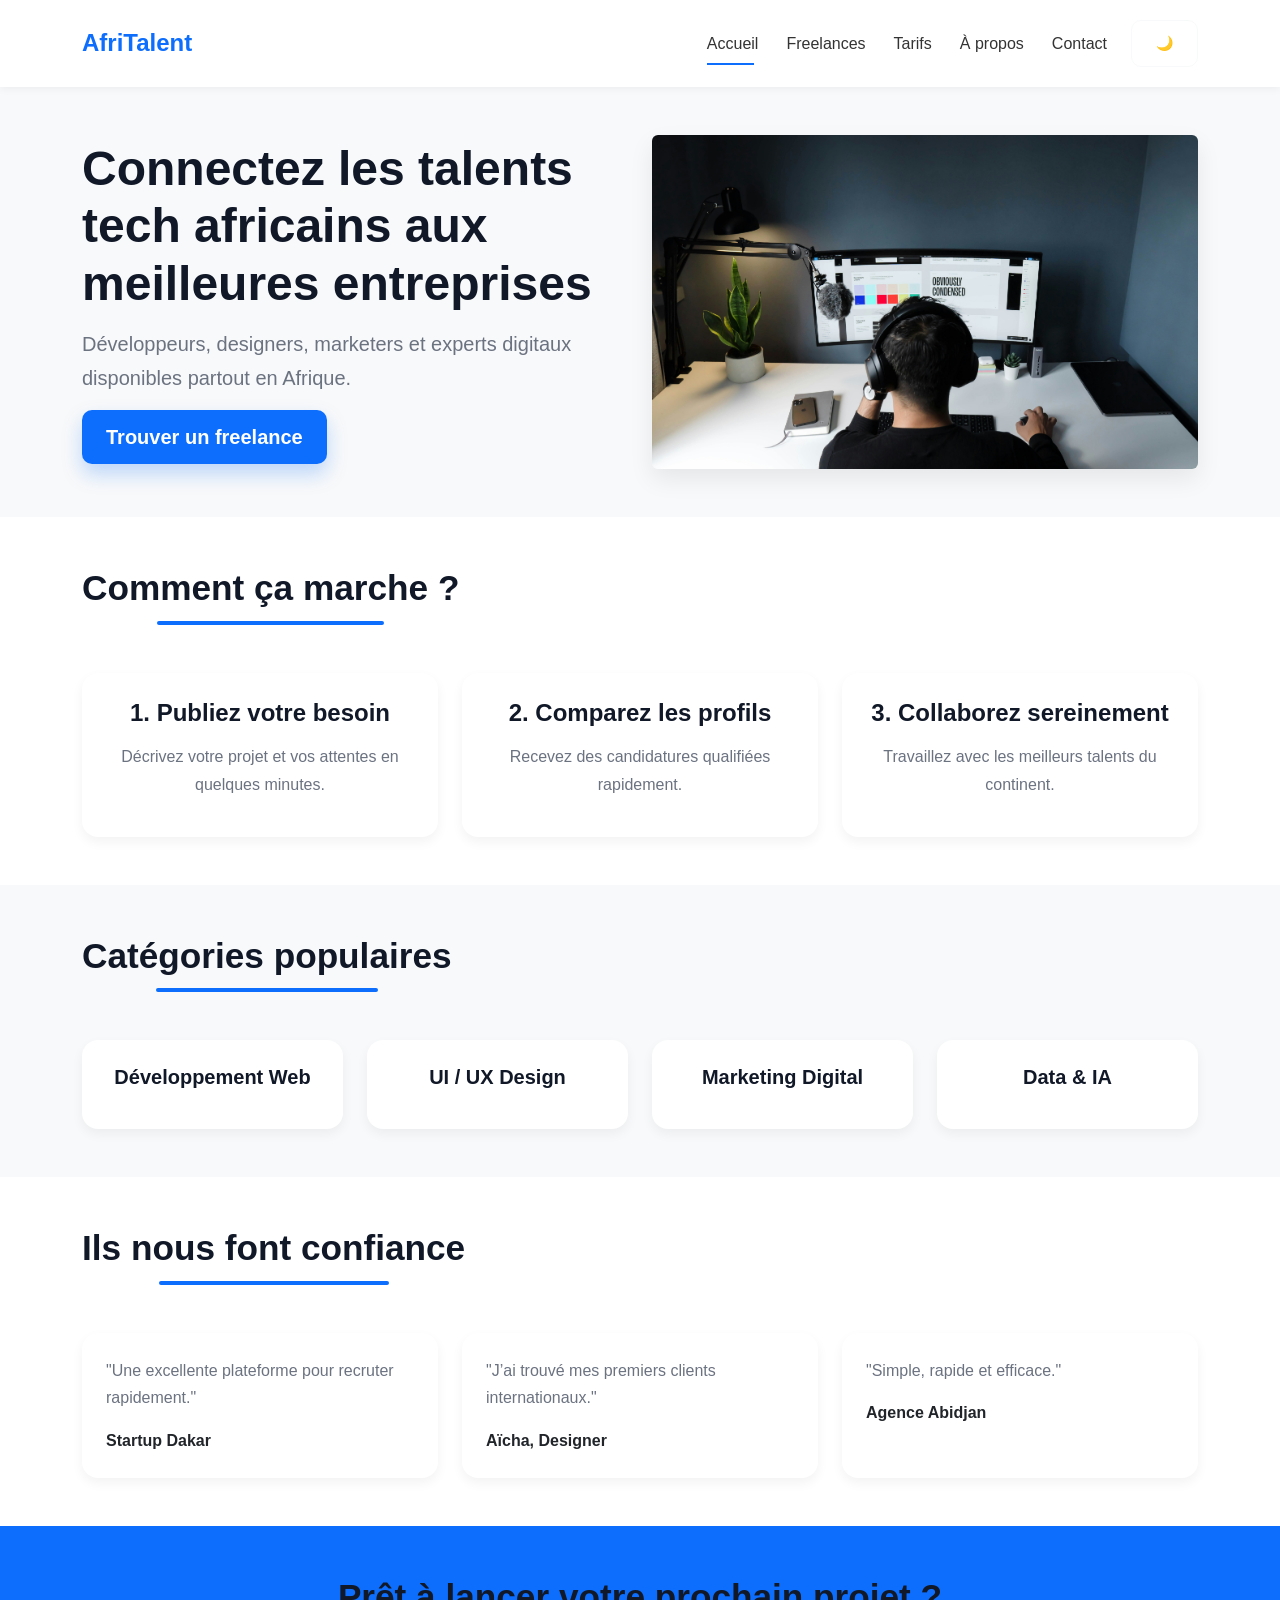
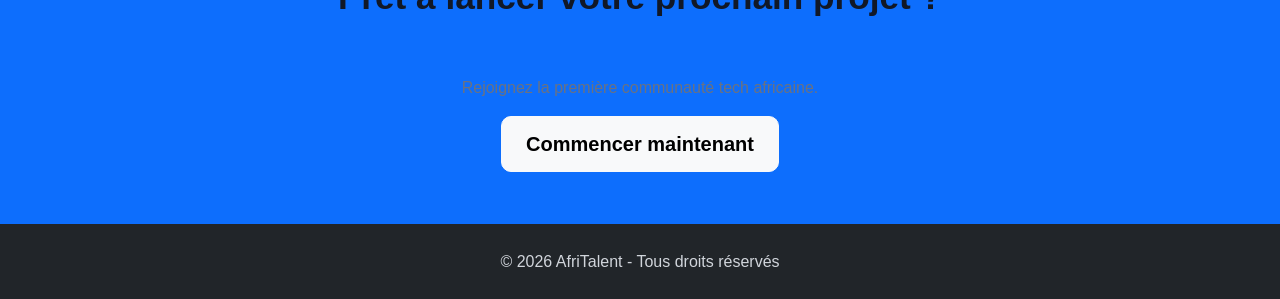
<file: index.html>
<!DOCTYPE html>
<html lang="fr">
<head>
  <meta charset="UTF-8">
  <meta name="viewport" content="width=device-width, initial-scale=1.0">
  <title>AfriTalent - Accueil</title>

  <!-- Bootstrap -->
  <link rel="stylesheet" href="https://cdn.jsdelivr.net/npm/bootstrap@5.3.2/dist/css/bootstrap.min.css">

  <!-- CSS -->
  <link rel="stylesheet" href="css/style.css">
</head>
<body>

<!-- Navbar -->
<nav class="navbar navbar-expand-lg navbar-dark bg-dark">
  <div class="container">
    <a class="navbar-brand fw-bold" href="index.html">AfriTalent</a>

    <button class="navbar-toggler" type="button" data-bs-toggle="collapse" data-bs-target="#menu">
      <span class="navbar-toggler-icon"></span>
    </button>

    <div class="collapse navbar-collapse" id="menu">
      <ul class="navbar-nav ms-auto">
        <li class="nav-item"><a class="nav-link active" href="index.html">Accueil</a></li>
        <li class="nav-item"><a class="nav-link" href="freelances.html">Freelances</a></li>
        <li class="nav-item"><a class="nav-link" href="tarifs.html">Tarifs</a></li>
        <li class="nav-item"><a class="nav-link" href="about.html">À propos</a></li>
        <li class="nav-item"><a class="nav-link" href="contact.html">Contact</a></li>
      </ul>
    </div>
  </div>
</nav>

<!-- Hero -->
<header class="py-5 bg-light">
  <div class="container">
    <div class="row align-items-center">
      <div class="col-md-6">
        <h1 class="display-5 fw-bold">Connectez les talents tech africains aux meilleures entreprises</h1>
        <p class="lead">
          Développeurs, designers, marketers et experts digitaux disponibles partout en Afrique.
        </p>
        <a href="freelances.html" class="btn btn-primary btn-lg">Trouver un freelance</a>
      </div>
      <div class="col-md-6 text-center">
        <img src="images/image1.jpg" class="img-fluid rounded" alt="Hero image">
      </div>
    </div>
  </div>
</header>

<!-- Comment ça marche -->
<section class="py-5">
  <div class="container">
    <h2 class="text-center mb-5">Comment ça marche ?</h2>

    <div class="row g-4 text-center">
      <div class="col-md-4">
        <div class="card p-4 h-100">
          <h4>1. Publiez votre besoin</h4>
          <p>Décrivez votre projet et vos attentes en quelques minutes.</p>
        </div>
      </div>

      <div class="col-md-4">
        <div class="card p-4 h-100">
          <h4>2. Comparez les profils</h4>
          <p>Recevez des candidatures qualifiées rapidement.</p>
        </div>
      </div>

      <div class="col-md-4">
        <div class="card p-4 h-100">
          <h4>3. Collaborez sereinement</h4>
          <p>Travaillez avec les meilleurs talents du continent.</p>
        </div>
      </div>
    </div>
  </div>
</section>

<!-- Catégories -->
<section class="py-5 bg-light">
  <div class="container">
    <h2 class="text-center mb-5">Catégories populaires</h2>

    <div class="row g-4">
      <div class="col-md-3">
        <div class="card text-center p-4">
          <h5>Développement Web</h5>
        </div>
      </div>

      <div class="col-md-3">
        <div class="card text-center p-4">
          <h5>UI / UX Design</h5>
        </div>
      </div>

      <div class="col-md-3">
        <div class="card text-center p-4">
          <h5>Marketing Digital</h5>
        </div>
      </div>

      <div class="col-md-3">
        <div class="card text-center p-4">
          <h5>Data & IA</h5>
        </div>
      </div>
    </div>
  </div>
</section>

<!-- Témoignages -->
<section class="py-5">
  <div class="container">
    <h2 class="text-center mb-5">Ils nous font confiance</h2>

    <div class="row g-4">
      <div class="col-md-4">
        <div class="card p-4 h-100">
          <p>"Une excellente plateforme pour recruter rapidement."</p>
          <strong>Startup Dakar</strong>
        </div>
      </div>

      <div class="col-md-4">
        <div class="card p-4 h-100">
          <p>"J’ai trouvé mes premiers clients internationaux."</p>
          <strong>Aïcha, Designer</strong>
        </div>
      </div>

      <div class="col-md-4">
        <div class="card p-4 h-100">
          <p>"Simple, rapide et efficace."</p>
          <strong>Agence Abidjan</strong>
        </div>
      </div>
    </div>
  </div>
</section>

<!-- CTA -->
<section class="py-5 bg-primary text-white text-center">
  <div class="container">
    <h2>Prêt à lancer votre prochain projet ?</h2>
    <p>Rejoignez la première communauté tech africaine.</p>
    <a href="contact.html" class="btn btn-light btn-lg">Commencer maintenant</a>
  </div>
</section>

<!-- Footer -->
<footer class="bg-dark text-white text-center py-4">
  <div class="container">
    <p class="mb-0">© 2026 AfriTalent - Tous droits réservés</p>
  </div>
</footer>

<script src="https://cdn.jsdelivr.net/npm/bootstrap@5.3.2/dist/js/bootstrap.bundle.min.js"></script>
<script src="js/main.js"></script>

</body>
</html>
</file>
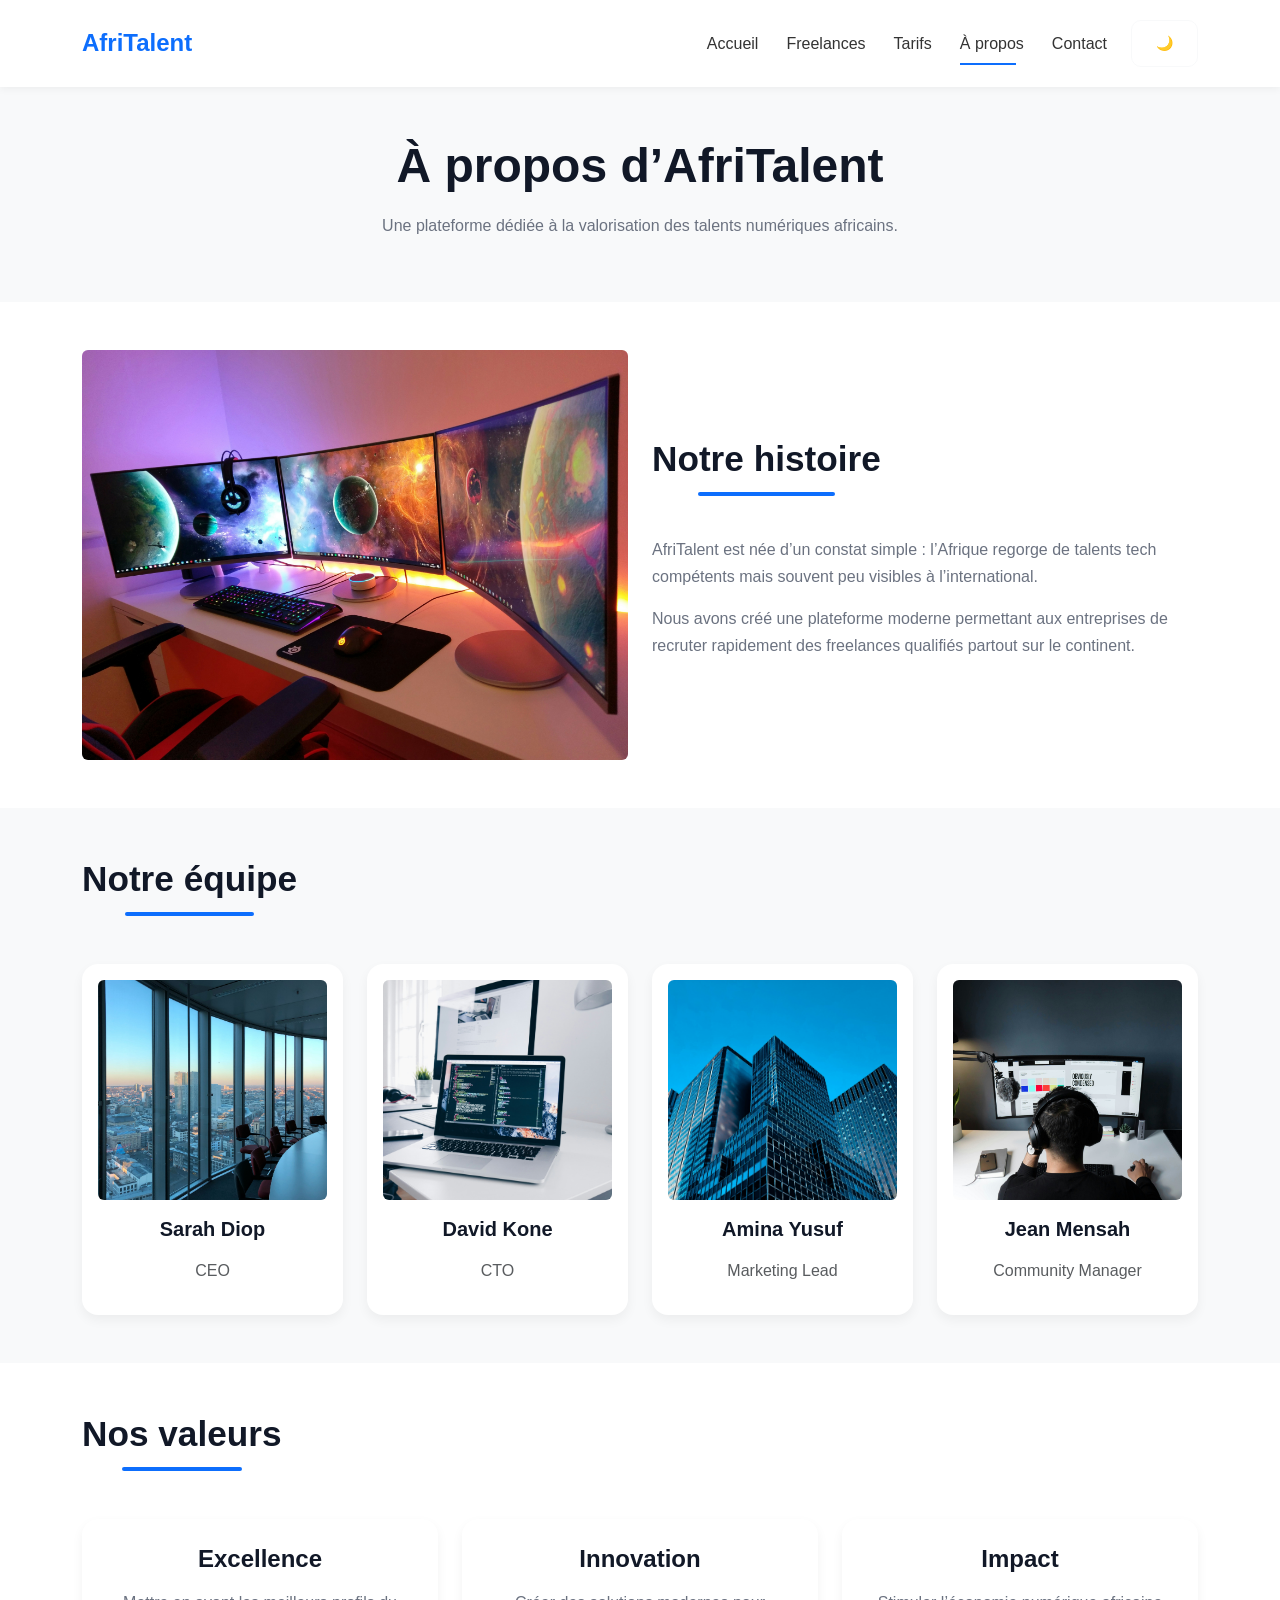
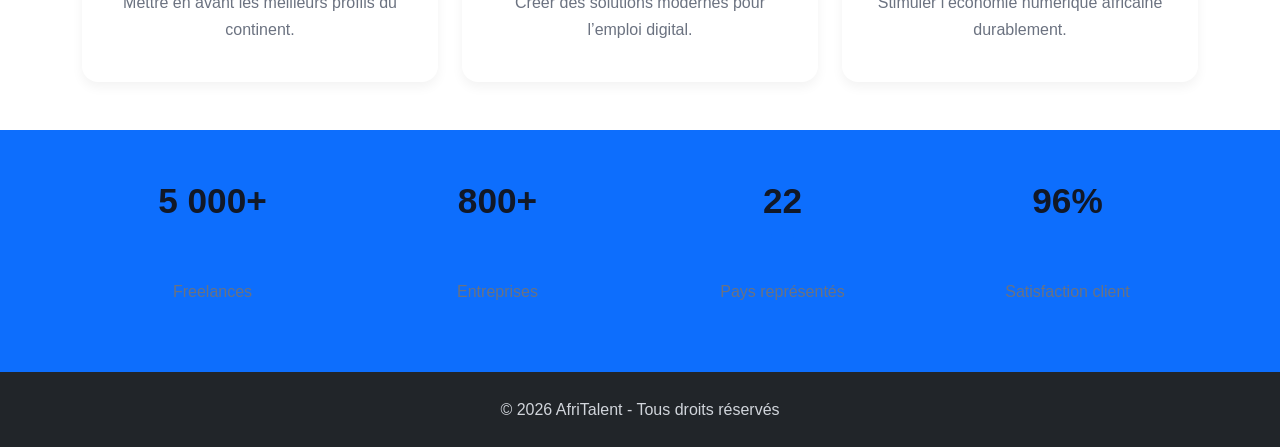
<file: about.html>
<!DOCTYPE html>
<html lang="fr">
<head>
  <meta charset="UTF-8">
  <meta name="viewport" content="width=device-width, initial-scale=1.0">
  <title>AfriTalent - À propos</title>

  <link rel="stylesheet" href="https://cdn.jsdelivr.net/npm/bootstrap@5.3.2/dist/css/bootstrap.min.css">
  <link rel="stylesheet" href="css/style.css">
</head>
<body>

<!-- Navbar -->
<nav class="navbar navbar-expand-lg navbar-dark bg-dark">
  <div class="container">
    <a class="navbar-brand fw-bold" href="index.html">AfriTalent</a>

    <button class="navbar-toggler" type="button" data-bs-toggle="collapse" data-bs-target="#menu">
      <span class="navbar-toggler-icon"></span>
    </button>

    <div class="collapse navbar-collapse" id="menu">
      <ul class="navbar-nav ms-auto">
        <li class="nav-item"><a class="nav-link" href="index.html">Accueil</a></li>
        <li class="nav-item"><a class="nav-link" href="freelances.html">Freelances</a></li>
        <li class="nav-item"><a class="nav-link" href="tarifs.html">Tarifs</a></li>
        <li class="nav-item"><a class="nav-link active" href="about.html">À propos</a></li>
        <li class="nav-item"><a class="nav-link" href="contact.html">Contact</a></li>
      </ul>
    </div>
  </div>
</nav>

<!-- Header -->
<section class="py-5 bg-light text-center">
  <div class="container">
    <h1>À propos d’AfriTalent</h1>
    <p>Une plateforme dédiée à la valorisation des talents numériques africains.</p>
  </div>
</section>

<!-- Notre histoire -->
<section class="py-5">
  <div class="container">
    <div class="row align-items-center g-4">
      <div class="col-md-6">
        <img src="images/image11.jpg" class="img-fluid rounded" alt="">
      </div>

      <div class="col-md-6">
        <h2>Notre histoire</h2>
        <p>
          AfriTalent est née d’un constat simple : l’Afrique regorge de talents tech
          compétents mais souvent peu visibles à l’international.
        </p>
        <p>
          Nous avons créé une plateforme moderne permettant aux entreprises de recruter
          rapidement des freelances qualifiés partout sur le continent.
        </p>
      </div>
    </div>
  </div>
</section>

<!-- Équipe -->
<section class="py-5 bg-light">
  <div class="container">
    <h2 class="text-center mb-5">Notre équipe</h2>

    <div class="row g-4">

      <div class="col-md-3">
        <div class="card text-center p-3 h-100">
          <img src="images/image12.jpg" class="img-fluid rounded mb-3" alt="">
          <h5>Sarah Diop</h5>
          <p class="text-muted">CEO</p>
        </div>
      </div>

      <div class="col-md-3">
        <div class="card text-center p-3 h-100">
          <img src="images/image3.jpg" class="img-fluid rounded mb-3" alt="">
          <h5>David Kone</h5>
          <p class="text-muted">CTO</p>
        </div>
      </div>

      <div class="col-md-3">
        <div class="card text-center p-3 h-100">
          <img src="images/image2.jpg" class="img-fluid rounded mb-3" alt="">
          <h5>Amina Yusuf</h5>
          <p class="text-muted">Marketing Lead</p>
        </div>
      </div>

      <div class="col-md-3">
        <div class="card text-center p-3 h-100">
          <img src="images/image1.jpg" class="img-fluid rounded mb-3" alt="">
          <h5>Jean Mensah</h5>
          <p class="text-muted">Community Manager</p>
        </div>
      </div>

    </div>
  </div>
</section>

<!-- Valeurs -->
<section class="py-5">
  <div class="container">
    <h2 class="text-center mb-5">Nos valeurs</h2>

    <div class="row g-4 text-center">
      <div class="col-md-4">
        <div class="card p-4 h-100">
          <h4>Excellence</h4>
          <p>Mettre en avant les meilleurs profils du continent.</p>
        </div>
      </div>

      <div class="col-md-4">
        <div class="card p-4 h-100">
          <h4>Innovation</h4>
          <p>Créer des solutions modernes pour l’emploi digital.</p>
        </div>
      </div>

      <div class="col-md-4">
        <div class="card p-4 h-100">
          <h4>Impact</h4>
          <p>Stimuler l’économie numérique africaine durablement.</p>
        </div>
      </div>
    </div>
  </div>
</section>

<!-- Statistiques -->
<section class="py-5 bg-primary text-white">
  <div class="container">
    <div class="row text-center g-4">

      <div class="col-md-3">
        <h2>5 000+</h2>
        <p>Freelances</p>
      </div>

      <div class="col-md-3">
        <h2>800+</h2>
        <p>Entreprises</p>
      </div>

      <div class="col-md-3">
        <h2>22</h2>
        <p>Pays représentés</p>
      </div>

      <div class="col-md-3">
        <h2>96%</h2>
        <p>Satisfaction client</p>
      </div>

    </div>
  </div>
</section>

<!-- Footer -->
<footer class="bg-dark text-white text-center py-4">
  <div class="container">
    <p class="mb-0">© 2026 AfriTalent - Tous droits réservés</p>
  </div>
</footer>

<script src="https://cdn.jsdelivr.net/npm/bootstrap@5.3.2/dist/js/bootstrap.bundle.min.js"></script>
<script src="js/main.js"></script>

</body>
</html>
    </header>
</body>                             
</html>
</file>
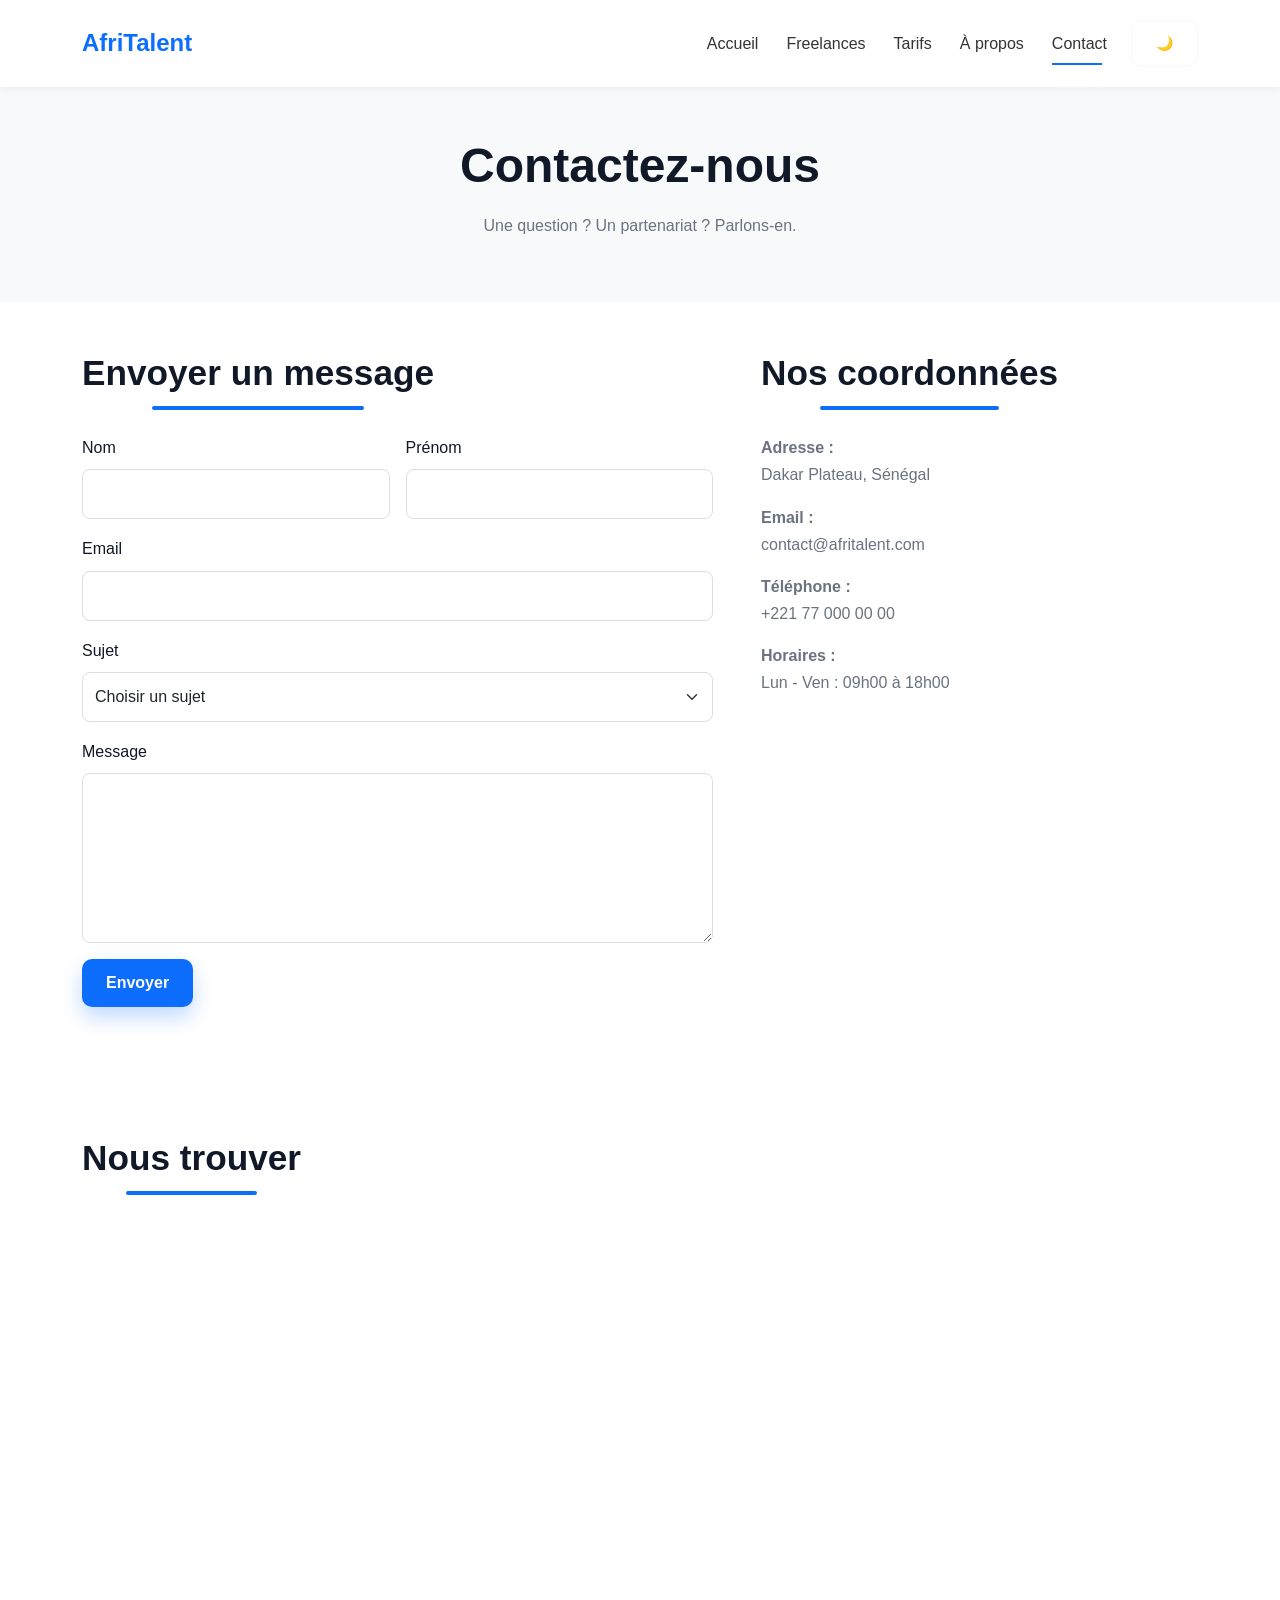
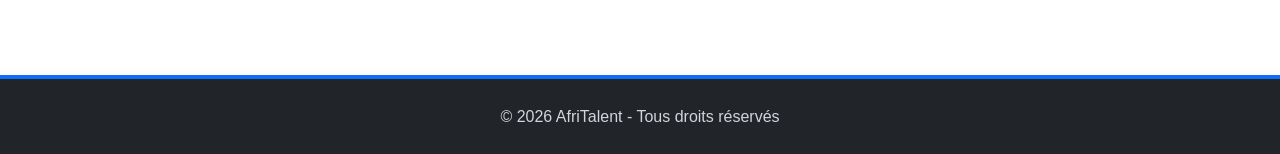
<file: contact.html>
<!DOCTYPE html>
<html lang="fr">
<head>
  <meta charset="UTF-8">
  <meta name="viewport" content="width=device-width, initial-scale=1.0">
  <title>AfriTalent - Contact</title>

  <link rel="stylesheet" href="https://cdn.jsdelivr.net/npm/bootstrap@5.3.2/dist/css/bootstrap.min.css">
  <link rel="stylesheet" href="css/style.css">
</head>
<body>

<!-- Navbar -->
<nav class="navbar navbar-expand-lg navbar-dark bg-dark">
  <div class="container">
    <a class="navbar-brand fw-bold" href="index.html">AfriTalent</a>

    <button class="navbar-toggler" type="button" data-bs-toggle="collapse" data-bs-target="#menu">
      <span class="navbar-toggler-icon"></span>
    </button>

    <div class="collapse navbar-collapse" id="menu">
      <ul class="navbar-nav ms-auto">
        <li class="nav-item"><a class="nav-link" href="index.html">Accueil</a></li>
        <li class="nav-item"><a class="nav-link" href="freelances.html">Freelances</a></li>
        <li class="nav-item"><a class="nav-link" href="tarifs.html">Tarifs</a></li>
        <li class="nav-item"><a class="nav-link" href="about.html">À propos</a></li>
        <li class="nav-item"><a class="nav-link active" href="contact.html">Contact</a></li>
      </ul>
    </div>
  </div>
</nav>

<!-- Header -->
<section class="py-5 bg-light text-center">
  <div class="container">
    <h1>Contactez-nous</h1>
    <p>Une question ? Un partenariat ? Parlons-en.</p>
  </div>
</section>

<!-- Contact -->
<section class="py-5">
  <div class="container">
    <div class="row g-5">

      <!-- Formulaire -->
      <div class="col-md-7">
        <h2 class="mb-4">Envoyer un message</h2>

        <form id="contactForm" novalidate>
          <div class="row g-3">

            <!-- Nom -->
            <div class="col-md-6">
              <label for="nom" class="form-label">Nom</label>
              <input
                id="nom"
                type="text"
                class="form-control">

              <small class="text-danger error-message"></small>
            </div>

            <!-- Prénom -->
            <div class="col-md-6">
              <label for="prenom" class="form-label">Prénom</label>
              <input
                id="prenom"
                type="text"
                class="form-control">

              <small class="text-danger error-message"></small>
            </div>

            <!-- Email -->
            <div class="col-12">
              <label for="email" class="form-label">Email</label>
              <input
                id="email"
                type="email"
                class="form-control">

              <small class="text-danger error-message"></small>
            </div>

            <!-- Sujet -->
            <div class="col-12">
              <label for="sujet" class="form-label">Sujet</label>

              <select
                id="sujet"
                class="form-select">

                <option value="" selected>
                  Choisir un sujet
                </option>

                <option value="support">
                  Support technique
                </option>

                <option value="partenariat">
                  Partenariat
                </option>

                <option value="recrutement">
                  Recrutement
                </option>

                <option value="autre">
                  Autre
                </option>

              </select>

              <small class="text-danger error-message"></small>
            </div>

            <!-- Message -->
            <div class="col-12">
              <label for="message" class="form-label">
                Message
              </label>

              <textarea
                id="message"
                rows="6"
                class="form-control"></textarea>

              <small class="text-danger error-message"></small>
            </div>

            <!-- Bouton -->
            <div class="col-12">
              <button
                type="submit"
                class="btn btn-primary">

                Envoyer

              </button>
            </div>

          </div>
        </form>
      </div>

      <!-- Coordonnées -->
      <div class="col-md-5">
        <h2 class="mb-4">Nos coordonnées</h2>

        <p>
          <strong>Adresse :</strong><br>
          Dakar Plateau, Sénégal
        </p>

        <p>
          <strong>Email :</strong><br>
          contact@afritalent.com
        </p>

        <p>
          <strong>Téléphone :</strong><br>
          +221 77 000 00 00
        </p>

        <p>
          <strong>Horaires :</strong><br>
          Lun - Ven : 09h00 à 18h00
        </p>
      </div>

    </div>
  </div>
</section>

<!-- Map -->
<section class="pb-5">
  <div class="container">

    <h2 class="mb-4 text-center">
      Nous trouver
    </h2>

    <iframe
      src="https://www.google.com/maps?q=Dakar&output=embed"
      width="100%"
      height="400"
      style="border:0;"
      allowfullscreen
      loading="lazy">
    </iframe>

  </div>
</section>

<!-- Footer -->
<footer class="bg-dark text-white text-center py-4">
  <div class="container">
    <p class="mb-0">© 2026 AfriTalent - Tous droits réservés</p>
  </div>
</footer>

<script src="https://cdn.jsdelivr.net/npm/bootstrap@5.3.2/dist/js/bootstrap.bundle.min.js"></script>
<script src="js/main.js"></script>

</body>
</html>
    </header>
</body>
</html>
</file>
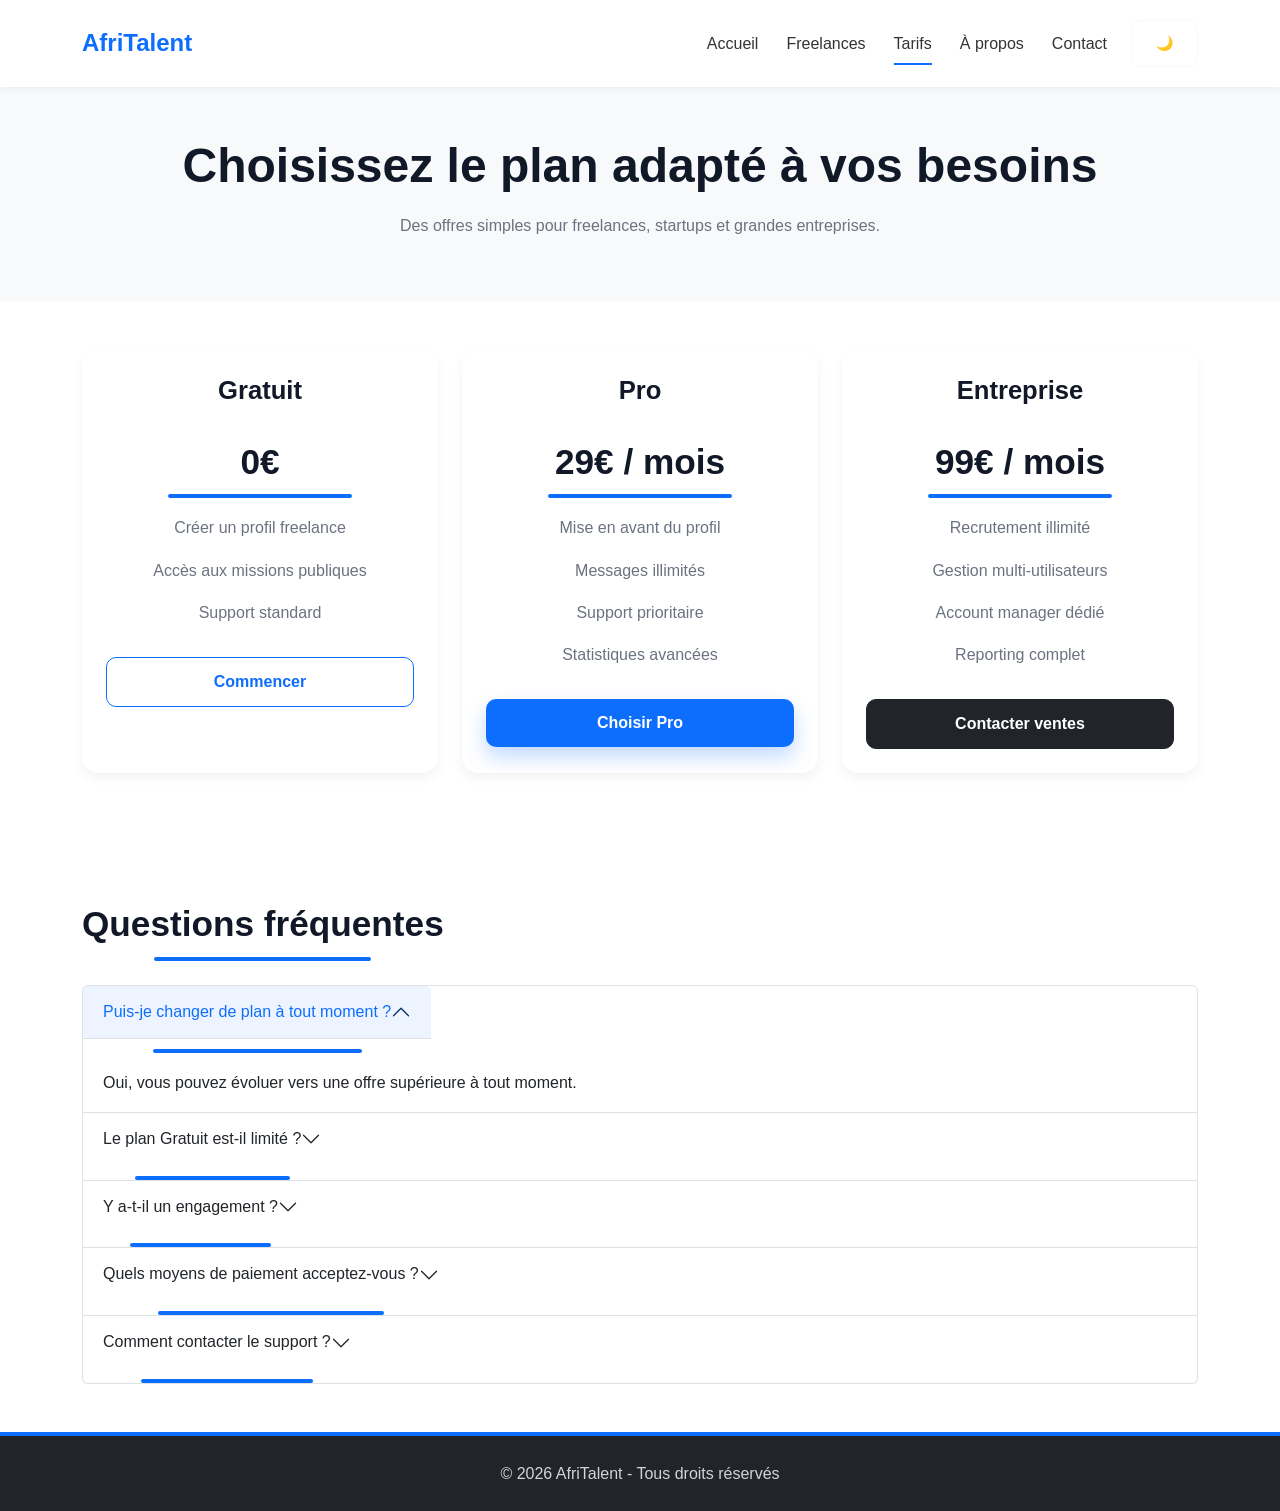
<file: tarifs.html>
</html><!DOCTYPE html>
<html lang="fr">
<head>
  <meta charset="UTF-8">
  <meta name="viewport" content="width=device-width, initial-scale=1.0">
  <title>AfriTalent - Tarifs</title>

  <link rel="stylesheet" href="https://cdn.jsdelivr.net/npm/bootstrap@5.3.2/dist/css/bootstrap.min.css">
  <link rel="stylesheet" href="css/style.css">
</head>
<body>

<!-- Navbar -->
<nav class="navbar navbar-expand-lg navbar-dark bg-dark">
  <div class="container">
    <a class="navbar-brand fw-bold" href="index.html">AfriTalent</a>

    <button class="navbar-toggler" type="button" data-bs-toggle="collapse" data-bs-target="#menu">
      <span class="navbar-toggler-icon"></span>
    </button>

    <div class="collapse navbar-collapse" id="menu">
      <ul class="navbar-nav ms-auto">
        <li class="nav-item"><a class="nav-link" href="index.html">Accueil</a></li>
        <li class="nav-item"><a class="nav-link" href="freelances.html">Freelances</a></li>
        <li class="nav-item"><a class="nav-link active" href="tarifs.html">Tarifs</a></li>
        <li class="nav-item"><a class="nav-link" href="about.html">À propos</a></li>
        <li class="nav-item"><a class="nav-link" href="contact.html">Contact</a></li>
      </ul>
    </div>
  </div>
</nav>

<!-- Header -->
<section class="py-5 bg-light text-center">
  <div class="container">
    <h1>Choisissez le plan adapté à vos besoins</h1>
    <p>Des offres simples pour freelances, startups et grandes entreprises.</p>
  </div>
</section>

<!-- Plans -->
<section class="py-5">
  <div class="container">
    <div class="row g-4">

      <!-- Gratuit -->
      <div class="col-md-4">
        <div class="card h-100 text-center p-4">
          <h3>Gratuit</h3>
          <h2 class="my-3">0€</h2>
          <p>Créer un profil freelance</p>
          <p>Accès aux missions publiques</p>
          <p>Support standard</p>
          <a href="#" class="btn btn-outline-primary mt-3">Commencer</a>
        </div>
      </div>

      <!-- Pro -->
      <div class="col-md-4">
        <div class="card h-100 text-center p-4 border-primary">
          <h3>Pro</h3>
          <h2 class="my-3">29€ / mois</h2>
          <p>Mise en avant du profil</p>
          <p>Messages illimités</p>
          <p>Support prioritaire</p>
          <p>Statistiques avancées</p>
          <a href="#" class="btn btn-primary mt-3">Choisir Pro</a>
        </div>
      </div>

      <!-- Entreprise -->
      <div class="col-md-4">
        <div class="card h-100 text-center p-4">
          <h3>Entreprise</h3>
          <h2 class="my-3">99€ / mois</h2>
          <p>Recrutement illimité</p>
          <p>Gestion multi-utilisateurs</p>
          <p>Account manager dédié</p>
          <p>Reporting complet</p>
          <a href="#" class="btn btn-dark mt-3">Contacter ventes</a>
        </div>
      </div>

    </div>
  </div>
</section>

<!-- FAQ -->
<section class="pb-5">
  <div class="container">
    <h2 class="text-center mb-4">Questions fréquentes</h2>

    <div class="accordion" id="faq">

      <div class="accordion-item">
        <h2 class="accordion-header">
          <button class="accordion-button" data-bs-toggle="collapse" data-bs-target="#q1">
            Puis-je changer de plan à tout moment ?
          </button>
        </h2>
        <div id="q1" class="accordion-collapse collapse show" data-bs-parent="#faq">
          <div class="accordion-body">
            Oui, vous pouvez évoluer vers une offre supérieure à tout moment.
          </div>
        </div>
      </div>

      <div class="accordion-item">
        <h2 class="accordion-header">
          <button class="accordion-button collapsed" data-bs-toggle="collapse" data-bs-target="#q2">
            Le plan Gratuit est-il limité ?
          </button>
        </h2>
        <div id="q2" class="accordion-collapse collapse" data-bs-parent="#faq">
          <div class="accordion-body">
            Il donne accès aux fonctions essentielles pour démarrer.
          </div>
        </div>
      </div>

      <div class="accordion-item">
        <h2 class="accordion-header">
          <button class="accordion-button collapsed" data-bs-toggle="collapse" data-bs-target="#q3">
            Y a-t-il un engagement ?
          </button>
        </h2>
        <div id="q3" class="accordion-collapse collapse" data-bs-parent="#faq">
          <div class="accordion-body">
            Non, tous les abonnements sont sans engagement.
          </div>
        </div>
      </div>

      <div class="accordion-item">
        <h2 class="accordion-header">
          <button class="accordion-button collapsed" data-bs-toggle="collapse" data-bs-target="#q4">
            Quels moyens de paiement acceptez-vous ?
          </button>
        </h2>
        <div id="q4" class="accordion-collapse collapse" data-bs-parent="#faq">
          <div class="accordion-body">
            Carte bancaire, mobile money et virement bancaire.
          </div>
        </div>
      </div>

      <div class="accordion-item">
        <h2 class="accordion-header">
          <button class="accordion-button collapsed" data-bs-toggle="collapse" data-bs-target="#q5">
            Comment contacter le support ?
          </button>
        </h2>
        <div id="q5" class="accordion-collapse collapse" data-bs-parent="#faq">
          <div class="accordion-body">
            Via la page contact ou directement depuis votre espace client.
          </div>
        </div>
      </div>

    </div>
  </div>
</section>

<!-- Footer -->
<footer class="bg-dark text-white text-center py-4">
  <div class="container">
    <p class="mb-0">© 2026 AfriTalent - Tous droits réservés</p>
  </div>
</footer>

<script src="https://cdn.jsdelivr.net/npm/bootstrap@5.3.2/dist/js/bootstrap.bundle.min.js"></script>
<script src="js/main.js"></script>

</body>
</html>
    </header>
</body>
</html>
</file>
<file: css/style.css>
*{
margin:0;
padding:0;
box-sizing:border-box;
}

body{
font-family:Arial, Helvetica, sans-serif;
line-height:1.6;
color:#222;
background:#ffffff;
}

:root{
--primary:#0d6efd;
--secondary:#00b894;
--dark:#111827;
--light:#f8f9fa;
--gray:#6c757d;
--white:#ffffff;
}

section{
padding:80px 0;
}

h1,h2,h3,h4,h5{
font-weight:700;
margin-bottom:20px;
color:var(--dark);
}

p{
color:#555;
margin-bottom:15px;
}

a{
text-decoration:none;
}

img{
max-width:100%;
display:block;
}

.navbar{
box-shadow:0 2px 8px rgba(0,0,0,0.05);
padding:15px 0;
}

.navbar-brand{
font-size:1.5rem;
font-weight:800;
color:var(--primary) !important;
}

.nav-link{
font-weight:500;
margin-left:10px;
color:#333 !important;
}

.nav-link:hover{
color:var(--primary) !important;
}

.btn{
padding:10px 22px;
border-radius:8px;
font-weight:600;
transition:0.3s;
}

.btn-primary{
background:var(--primary);
border:none;
}

.btn-primary:hover{
transform:translateY(-2px);
}

.btn-outline-primary:hover{
transform:translateY(-2px);
}

#hero{
background:linear-gradient(
135deg,
#eef4ff,
#ffffff
);
text-align:center;
}

#hero h1{
font-size:3rem;
max-width:800px;
margin:auto;
}

#hero h2{
font-size:1.2rem;
font-weight:400;
color:#555;
max-width:700px;
margin:20px auto;
}

#hero h3{
color:var(--primary);
font-size:2rem;
}

.card{
border:none;
border-radius:16px;
overflow:hidden;
box-shadow:0 10px 30px rgba(0,0,0,0.08);
transition:0.3s;
height:100%;
}

.card:hover{
transform:translateY(-6px);
}

.card img{
height:220px;
object-fit:cover;
}

.card-body{
padding:25px;
}

.bg-light{
background:#f8f9fa !important;
}

FOOTER
========================= */

footer{
background:var(--dark);
color:white;
}

footer h5{
color:white;
}

footer p{
color:#d1d5db;
margin-bottom:10px;
}

input,
textarea,
select{
padding:12px !important;
border-radius:8px !important;
border:1px solid #ddd !important;
}

input:focus,
textarea:focus,
select:focus{
box-shadow:none !important;
border-color:var(--primary) !important;
}

.accordion-button:not(.collapsed){
background:#eef4ff;
color:var(--primary);
}

@media(max-width:992px){

#hero h1{
font-size:2.4rem;
}

section{
padding:60px 0;
}

}

@media(max-width:768px){

#hero h1{
font-size:2rem;
}

#hero h2{
font-size:1rem;
}

.navbar{
padding:10px 0;
}

section{
padding:50px 0;
}

.card img{
height:200px;
}

}

@media(max-width:576px){

#hero h1{
font-size:1.7rem;
}

.btn{
width:100%;
margin-bottom:10px;
}

}
html{
scroll-behavior:smooth;
}

section h2{
font-size:2.2rem;
position:relative;
display:inline-block;
margin-bottom:40px;
}

section h2::after{
content:"";
display:block;
width:60%;
height:4px;
background:var(--primary);
margin:10px auto 0;
border-radius:20px;
}

.navbar{
backdrop-filter:blur(10px);
background:rgba(255,255,255,0.92) !important;
transition:0.3s;
z-index:999;
}

.navbar.scrolled{
padding:8px 0;
box-shadow:0 10px 20px rgba(0,0,0,0.08);
}

.btn-primary{
box-shadow:0 10px 20px rgba(13,110,253,0.25);
}

.btn-primary:hover{
transform:translateY(-3px);
box-shadow:0 14px 30px rgba(13,110,253,0.35);
}

.card{
transition:all 0.35s ease;
}

.card:hover{
transform:translateY(-10px);
box-shadow:0 20px 40px rgba(0,0,0,0.12);
}

#how-it-works .col-md-3,
#categories .col-md-4,
#stats .col-md-3{

padding:25px;
border-radius:16px;
transition:0.3s;
}

#how-it-works .col-md-3:hover,
#categories .col-md-4:hover,
#stats .col-md-3:hover{

background:#ffffff;
box-shadow:0 10px 25px rgba(0,0,0,0.07);
transform:translateY(-6px);
}

#hero .btn{
animation:floatBtn 3s ease-in-out infinite;
}

@keyframes floatBtn{

0%{
transform:translateY(0px);
}

50%{
transform:translateY(-5px);
}

100%{
transform:translateY(0px);
}

}

img{
transition:0.4s;
}

img:hover{
transform:scale(1.03);
}

footer{
border-top:4px solid var(--primary);
}

input:hover,
textarea:hover,
select:hover{
border-color:var(--primary) !important;
}

#cta{
background:linear-gradient(
135deg,
#0d6efd,
#0056d6
);
color:white;
}

#cta h2{
color:white;
}

#cta h2::after {
background:white;
}

.fade-in {
opacity:0;
transform:translateY(30px);
animation:fadeUp 1s forwards;
}

@keyframes fadeUp{

to {
opacity:1;
transform:translateY(0);
}

}
@import url('https://fonts.googleapis.com/css2?family=Poppins:wght@300;400;500;600;700&display=swap');

:root {
  --primary:#0d6efd;
  --primary-dark:#0b5ed7;
  --dark:#111827;
  --gray:#6b7280;
  --light:#f8f9fa;
  --white:#ffffff;
  --success:#198754;

  --radius:16px;
  --radius-sm:10px;

  --shadow:0 10px 25px rgba(0,0,0,0.08);
  --shadow-sm:0 5px 12px rgba(0,0,0,0.05);

  --transition:0.3s ease;

  --section-space:80px;
}

* {
  margin:0;
  padding:0;
  box-sizing:border-box;
}

html{
  scroll-behavior:smooth;
}

body{
  font-family:'Poppins', sans-serif;
  background:var(--white);
  color:var(--dark);
  line-height:1.7;
}

h1,h2,h3,h4,h5,h6 {
  font-weight:700;
  line-height:1.3;
  margin-bottom:15px;
}

h1{
  font-size:3rem;
}

h2{
  font-size:2.2rem;
}

h3{
  font-size:1.6rem;
}

p{
  color:var(--gray);
  margin-bottom:15px;
}

a{
  text-decoration:none;
  transition:var(--transition);
}

section{
  padding:var(--section-space) 0;
}

.container{
  position:relative;
  z-index:2;
}

img{
  max-width:100%;
  display:block;
}

.navbar{
  padding:18px 0;
}

.navbar-brand{
  font-size:1.5rem;
  font-weight:700;
}

.nav-link{
  font-weight:500;
  margin-left:12px;
}

.btn{
  padding:12px 24px;
  border-radius:var(--radius-sm);
  font-weight:600;
  transition:var(--transition);
}

.btn-primary{
  background:var(--primary);
  border:none;
}

.btn-primary:hover{
  background:var(--primary-dark);
}

.card{
  border:none;
  border-radius:var(--radius);
  box-shadow:var(--shadow-sm);
  overflow:hidden;
}

.card-body{
  padding:25px;
}

.form-control,
.form-select{
  padding:12px 15px;
  border-radius:var(--radius-sm);
  border:1px solid #ddd;
}

.form-control:focus,
.form-select:focus{
  box-shadow:none;
  border-color:var(--primary);
}

header{
  padding:100px 0;
}

header p{
  font-size:1.1rem;
}

footer{
  padding:30px 0;
}

footer p{
  color:#d1d5db;
  margin:0;
}

.rounded-custom{
  border-radius:var(--radius);
}

.shadow-custom{
  box-shadow:var(--shadow);
}

.text-gray{
  color:var(--gray);
}

.bg-light-custom{
  background:var(--light);
}
header{
  background:linear-gradient(135deg,#eef4ff,#ffffff);
  position:relative;
  overflow:hidden;
}

header img{
  border-radius:24px;
  box-shadow:var(--shadow);
  transform:translateY(0);
  transition:var(--transition);
}

header img:hover{
  transform:translateY(-8px);
}

.nav-link{
  position:relative;
}

.nav-link::after{
  content:"";
  position:absolute;
  left:8px;
  bottom:0;
  width:0;
  height:2px;
  background:var(--primary);
  transition:var(--transition);
}

.nav-link:hover::after,
.nav-link.active::after{
  width:70%;
}

.bento-grid{
  display:grid;
  grid-template-columns:repeat(4,1fr);
  gap:20px;
}

.bento-item{
  background:var(--white);
  padding:30px;
  border-radius:var(--radius);
  box-shadow:var(--shadow-sm);
  transition:var(--transition);
}

.bento-item.large{
  grid-column:span 2;
  grid-row:span 2;
}

.bento-item.wide{
  grid-column:span 2;
}

.bento-item.tall{
  grid-row:span 2;
}

.bento-item:hover{
  transform:translateY(-8px);
  box-shadow:var(--shadow);
}

.card{
  transition:var(--transition);
}

.card:hover{
  transform:translateY(-10px);
  box-shadow:var(--shadow);
}

.card img{
  transition:var(--transition);
}

.card:hover img{
  transform:scale(1.05);
}

.category-card{
  text-align:center;
  padding:35px 20px;
  background:var(--white);
  border-radius:var(--radius);
  box-shadow:var(--shadow-sm);
  transition:var(--transition);
}

.category-card h5{
  margin:0;
}

.category-card:hover{
  background:var(--primary);
  color:var(--white);
  transform:translateY(-10px);
}

.category-card:hover p,
.category-card:hover h5{
  color:var(--white);
}

   BUTTONS PREMIUM
========================= */
.btn{
  transform:translateY(0);
}

.btn:hover{
  transform:translateY(-3px);
  box-shadow:var(--shadow-sm);
}

.stats-box{
  background:rgba(255,255,255,0.12);
  padding:25px;
  border-radius:var(--radius);
  backdrop-filter:blur(6px);
}

.card img,
section img{
  border-radius:16px;
}

@media (max-width: 992px){

  h1{
    font-size:2.4rem;
  }

  h2{
    font-size:1.9rem;
  }

  header{
    padding:70px 0;
    text-align:center;
  }

  header .row{
    gap:40px;
  }

  .navbar-nav{
    padding-top:15px;
  }

  .nav-link{
    margin-left:0;
    padding:10px 0;
  }

  .bento-grid{
    grid-template-columns:repeat(2,1fr);
  }

  .bento-item.large,
  .bento-item.wide,
  .bento-item.tall{
    grid-column:span 1;
    grid-row:span 1;
  }

  section{
    padding:70px 0;
  }
}

@media (max-width: 768px){

  body{
    text-align:center;
  }

  h1{
    font-size:2rem;
  }

  h2{
    font-size:1.6rem;
  }

  h3{
    font-size:1.3rem;
  }

  p{
    font-size:0.95rem;
  }

  section{
    padding:55px 0;
  }

  header{
    padding:55px 0;
  }

  .container{
    padding-left:20px;
    padding-right:20px;
  }

  .row > *{
    margin-bottom:20px;
  }

  .btn{
    width:100%;
    padding:14px;
  }

  .card-body{
    padding:20px;
  }

  .bento-grid{
    grid-template-columns:1fr;
  }

  footer{
    padding:25px 0;
  }
}


@media (max-width: 576px){

  h1{
    font-size:1.7rem;
  }

  h2{
    font-size:1.4rem;
  }

  .navbar-brand{
    font-size:1.2rem;
  }

  .btn{
    font-size:0.95rem;
  }

  .form-control,
  .form-select{
    padding:10px 12px;
  }

  section{
    padding:45px 0;
  }
}


.dark-mode {
  background-color: #111827;
  color: #f8f9fa;
}

.dark-mode p,
.dark-mode li,
.dark-mode label,
.dark-mode small {
  color: #d1d5db;
}

.dark-mode .bg-light {
  background-color: #1f2937 !important;
}

.dark-mode .card {
  background-color: #1f2937;
  color: #f8f9fa;
  border: 1px solid #374151;
}

.dark-mode .card p,
.dark-mode .card h1,
.dark-mode .card h2,
.dark-mode .card h3,
.dark-mode .card h4,
.dark-mode .card h5,
.dark-mode .card h6 {
  color: inherit;
}

.dark-mode .navbar {
  background-color: #000 !important;
}

.dark-mode footer {
  background-color: #000 !important;
}

.dark-mode .form-control,
.dark-mode .form-select {
  background-color: #1f2937;
  color: #f8f9fa;
  border-color: #374151;
}

.dark-mode .form-control::placeholder {
  color: #9ca3af;
}

.dark-mode .form-control:focus,
.dark-mode .form-select:focus {
  background-color: #1f2937;
  color: #f8f9fa;
}

.dark-mode header {
  background: linear-gradient(
    135deg,
    #111827,
    #1f2937
  ) !important;
}

.dark-mode .btn-outline-light {
  border-color: #f8f9fa;
}
</file>
